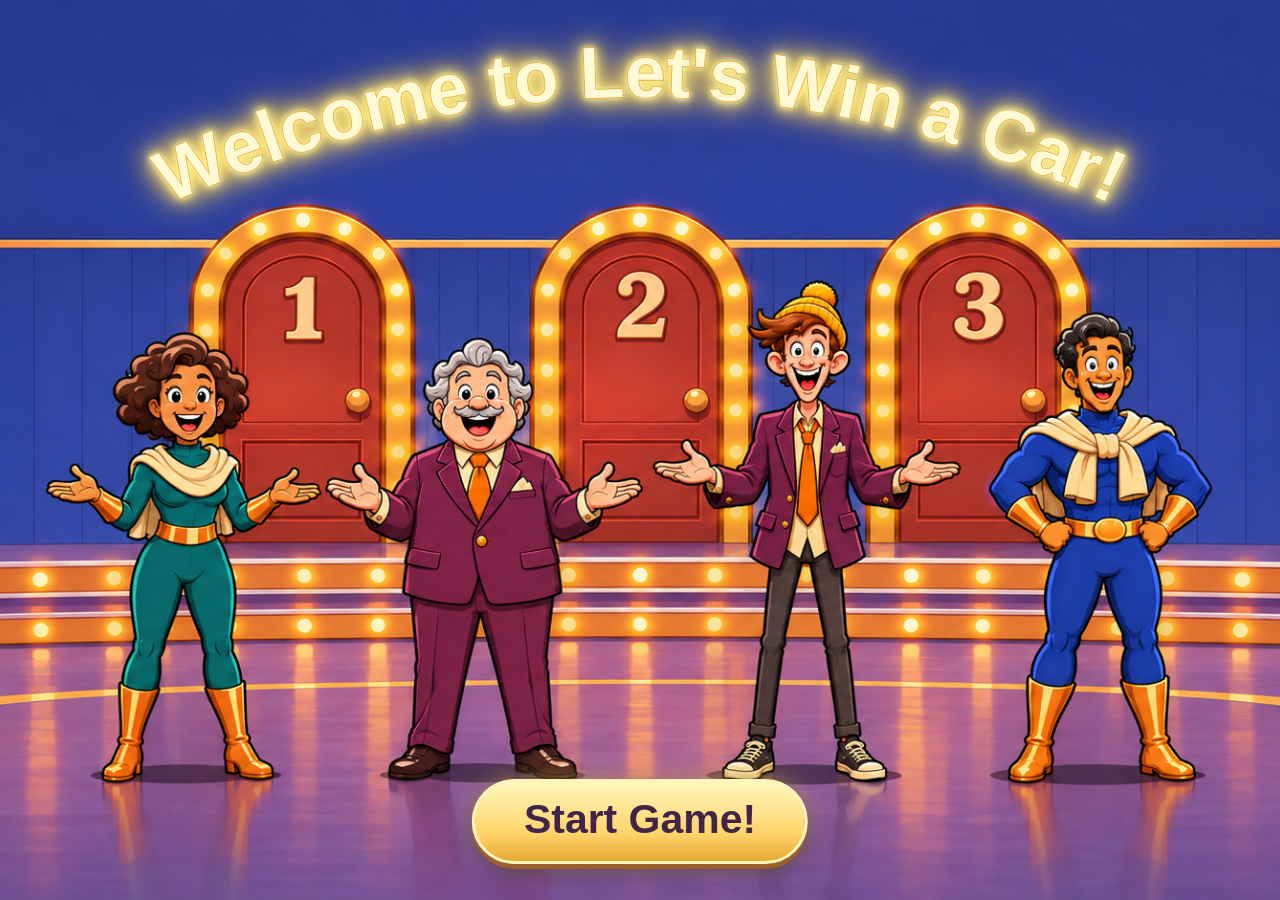
<file: index.html>
<!doctype html>
<html lang="en">
<head>
  <meta charset="utf-8">
  <meta name="viewport" content="width=device-width,initial-scale=1">
  <meta name="theme-color" content="#213776">
  <title>Welcome to Let's Win a Car!</title>
  <link rel="stylesheet" href="landing.css?v=6">
</head>
<body>
  <main class="welcome">
    <img class="welcome-art" src="assets/concepts/welcome-cast-v1.png" alt="Monty, Haunty, and both superhero contestants smiling in front of three closed prize doors">
    <h1 aria-label="Welcome to Let's Win a Car!">
      <svg viewBox="0 0 1600 350" aria-hidden="true">
        <defs><path id="welcome-arc" d="M 70 310 Q 800 -100 1530 310"/></defs>
        <text><textPath href="#welcome-arc" startOffset="50%" text-anchor="middle">Welcome to Let's Win a Car!</textPath></text>
      </svg>
    </h1>
    <button id="start-game" type="button">Start Game!</button>
    <noscript><p class="launch-help">Please enable JavaScript to view the four games.</p></noscript>
  </main>
  <main id="game-overview" class="game-overview" hidden aria-label="All four game versions">
    <aside class="overview-copy">
      <p>Four different versions of the Let's Win a Car game featuring two different contestants and two different game show hosts. Watch their behavior closely as they play the game over and over. Is it better to switch doors or stay with the one you've got?</p>
      <p>The buttons below will enlarge one version of the game and explain what's going on. You can use the back button to return to this page.</p>
      <nav id="game-links" class="game-links" aria-label="Choose a game"></nav>
    </aside>
    <section id="game-grid" class="game-grid" aria-label="Live games"></section>
  </main>
  <script type="module" src="landing.mjs?v=14"></script>
</body>
</html>
</file>
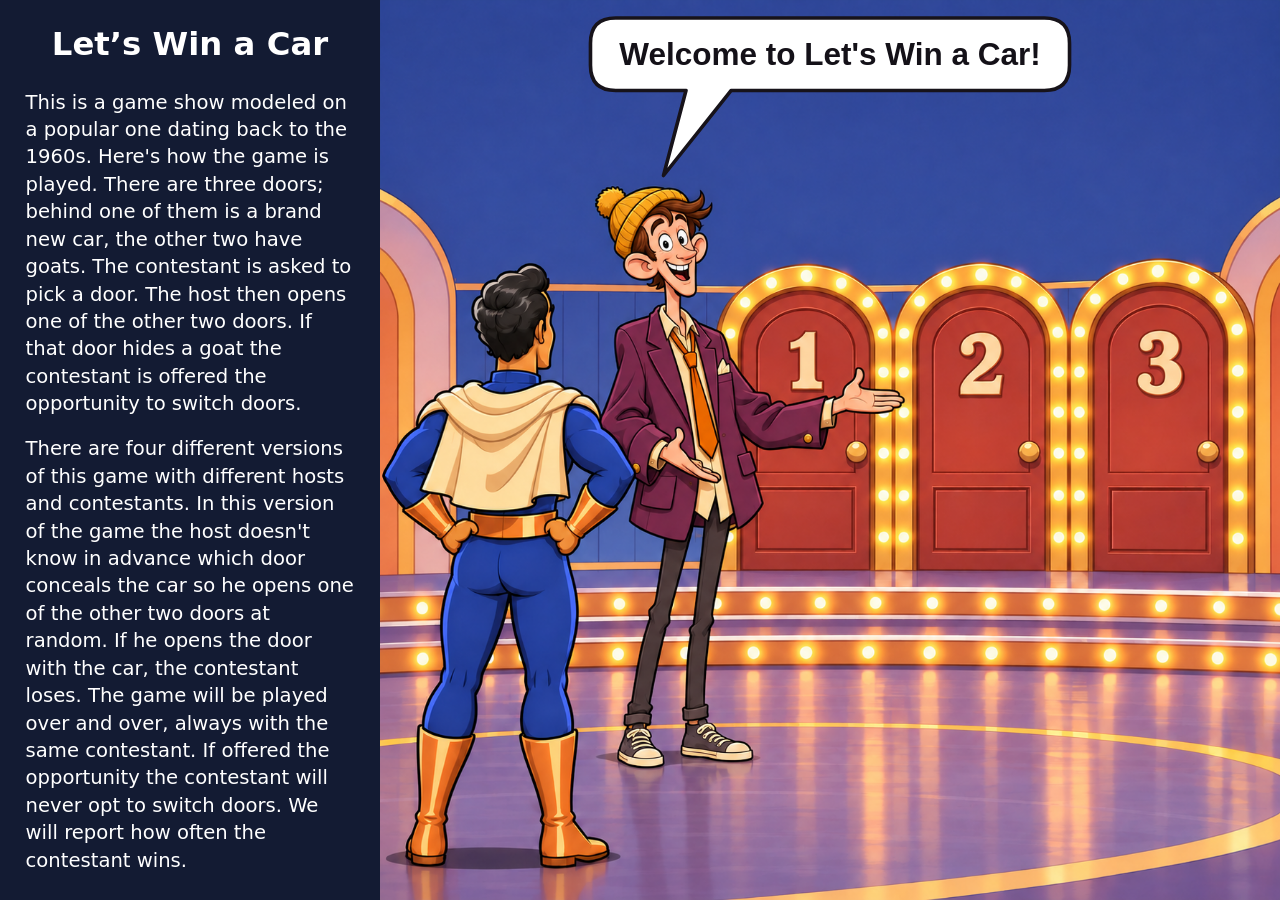
<file: Haunty/NoSwitch/index.html>
<!doctype html>
<html lang="en">
<head>
  <base href="../../">
  <meta charset="utf-8">
  <meta name="viewport" content="width=device-width,initial-scale=1">
  <title>Haunty Mall and Male Contestant</title>
  <link rel="stylesheet" href="preview.css?v=d55a0fef0704">
</head>
<body data-fixed-host="haunty" data-fixed-contestant="male">
  <main class="scene" aria-label="Game show opening scene">
    <img id="art" alt="Host facing the contestant with three closed prize doors behind him">
    <div id="door-glow" hidden aria-label="Selected door"></div>
    <div id="reveal" hidden>
      <div id="prize-bay" class="prize-bay"><img id="prize" alt=""></div>
      <div id="opened-panel" class="opened-panel"><span id="opened-number"></span><i></i></div>
      <div id="final-door" hidden>
        <div class="prize-bay"><img id="final-prize" alt=""></div>
        <div class="opened-panel"><span id="final-number"></span><i></i></div>
      </div>
      <img id="opening-host" alt="Host holding the opened door">
      <img id="foreground-contestant" alt="" aria-hidden="true">
    </div>
    <div class="balloon" role="status" aria-live="polite">
      <svg viewBox="0 0 1000 1000" aria-hidden="true">
        <path id="bubble" fill="white" stroke="#17131a" stroke-width="4" stroke-linejoin="round"/>
        <g id="thought-trail" fill="white" stroke="#17131a" stroke-width="3"></g>
      </svg>
      <div id="speech"></div>
    </div>
    <section id="scores" hidden aria-label="Results so far">
      <h2>Results so far</h2>
      <p>Games played: <strong id="games-played">0</strong></p>
      <table><tbody>
        <tr><th scope="row">Contestant wins</th><td id="contestant-wins">0</td></tr>
        <tr><th scope="row" id="host-name">Host wins</th><td id="host-wins">0</td></tr>
        <tr><th scope="row">Nobody wins</th><td id="nobody-wins">0</td></tr>
      </tbody></table>
    </section>
  </main>
  <aside>
    <div class="display-copy">
      <h1>Let’s Win a Car</h1>
      <p id="game-intro">This is a game show modeled on a popular one dating back to the 1960s. Here&#x27;s how the game is played. There are three doors; behind one of them is a brand new car, the other two have goats. The contestant is asked to pick a door. The host then opens one of the other two doors. If that door hides a goat the contestant is offered the opportunity to switch doors.</p>
      <p id="variant-description">There are four different versions of this game with different hosts and contestants. In this version of the game the host doesn&#x27;t know in advance which door conceals the car so he opens one of the other two doors at random. If he opens the door with the car, the contestant loses. The game will be played over and over, always with the same contestant. If offered the opportunity the contestant will never opt to switch doors. We will report how often the contestant wins.</p>
    </div>
    <div class="review-controls">
    <p id="display-condition"></p>
    <p>Dialogue and host thoughts preview</p>
    <label>Host <select id="host"><option value="monty">Monty Hall</option><option value="haunty">Haunty Mall</option></select></label>
    <label>Contestant <select id="contestant"><option value="female">Female superhero</option><option value="male">Male superhero</option></select></label>
    <label>Selected door <select id="door"><option value="random">Random</option><option value="1">Door 1</option><option value="2">Door 2</option><option value="3">Door 3</option></select></label>
    <label>Car location <select id="car-door"><option value="random">Random</option><option value="1">Door 1</option><option value="2">Door 2</option><option value="3">Door 3</option></select></label>
    <p id="progress"></p>
    <div class="buttons"><button id="replay">Replay</button><button id="pause">Pause</button><button id="next">Next balloon</button></div>
    <button id="thoughts">Preview host thoughts</button>
    <button id="encore">Preview “Let’s try that again!”</button>
    <button id="selection">Preview contestant selection</button>
    <button id="open-door">Preview door reveal</button>
    <button id="switch-question">Preview switch question</button>
    <button id="final-reveal">Preview final reveal</button>
    <button id="apology">Preview Haunty’s apology</button>
    <p class="note">Three seconds per scene; six seconds for cumulative results. After the reply, the host opens the contestant's final door. If Haunty reveals the car first, his awkward thought is followed by an apology to the losing contestant. The last scene stays visible. No sound.</p>
    </div>
  </aside>
  <script type="module" src="display-runtime.mjs?v=d55a0fef0704"></script>
</body>
</html>
</file>
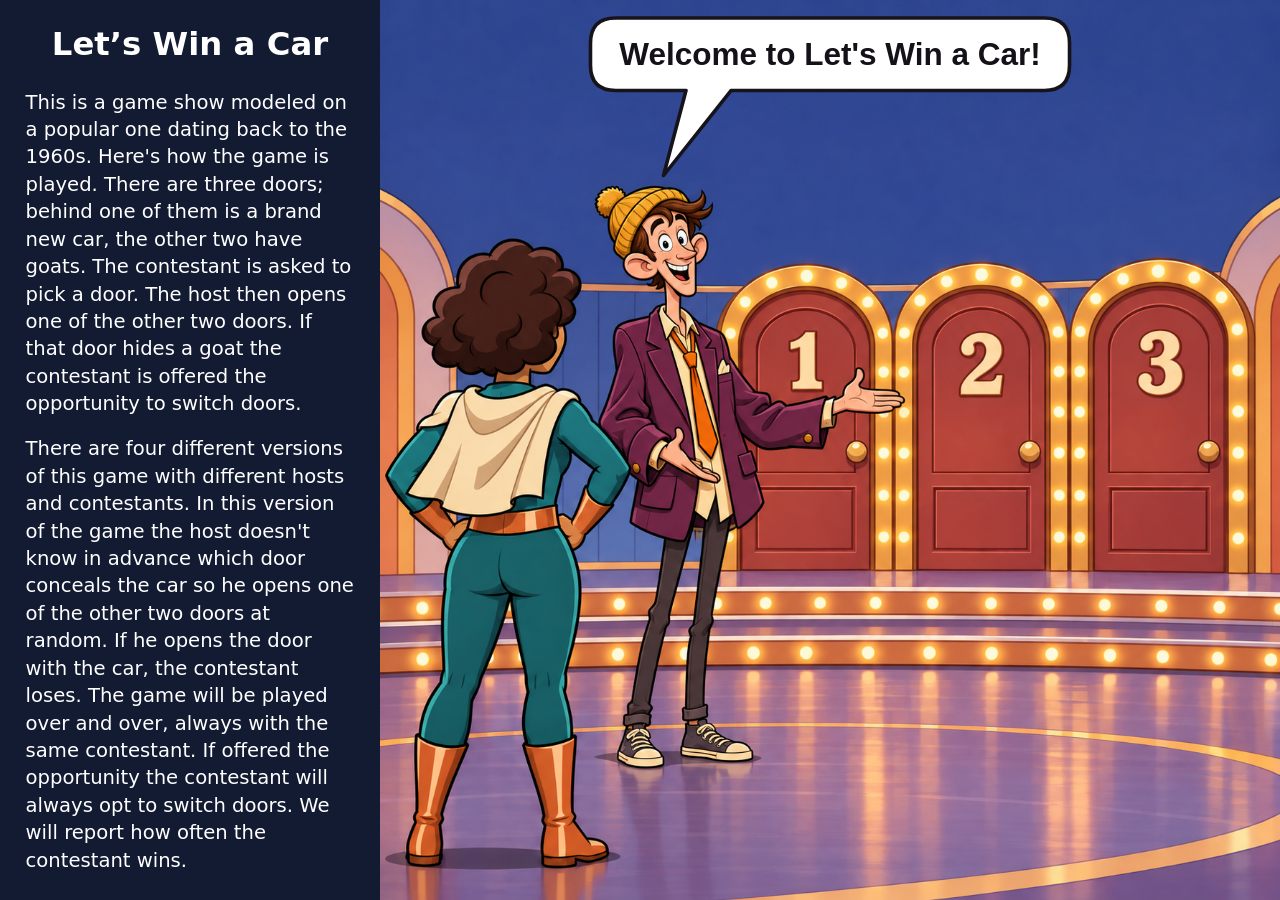
<file: Haunty/Switch/index.html>
<!doctype html>
<html lang="en">
<head>
  <base href="../../">
  <meta charset="utf-8">
  <meta name="viewport" content="width=device-width,initial-scale=1">
  <title>Haunty Mall and Female Contestant</title>
  <link rel="stylesheet" href="preview.css?v=d55a0fef0704">
</head>
<body data-fixed-host="haunty" data-fixed-contestant="female">
  <main class="scene" aria-label="Game show opening scene">
    <img id="art" alt="Host facing the contestant with three closed prize doors behind him">
    <div id="door-glow" hidden aria-label="Selected door"></div>
    <div id="reveal" hidden>
      <div id="prize-bay" class="prize-bay"><img id="prize" alt=""></div>
      <div id="opened-panel" class="opened-panel"><span id="opened-number"></span><i></i></div>
      <div id="final-door" hidden>
        <div class="prize-bay"><img id="final-prize" alt=""></div>
        <div class="opened-panel"><span id="final-number"></span><i></i></div>
      </div>
      <img id="opening-host" alt="Host holding the opened door">
      <img id="foreground-contestant" alt="" aria-hidden="true">
    </div>
    <div class="balloon" role="status" aria-live="polite">
      <svg viewBox="0 0 1000 1000" aria-hidden="true">
        <path id="bubble" fill="white" stroke="#17131a" stroke-width="4" stroke-linejoin="round"/>
        <g id="thought-trail" fill="white" stroke="#17131a" stroke-width="3"></g>
      </svg>
      <div id="speech"></div>
    </div>
    <section id="scores" hidden aria-label="Results so far">
      <h2>Results so far</h2>
      <p>Games played: <strong id="games-played">0</strong></p>
      <table><tbody>
        <tr><th scope="row">Contestant wins</th><td id="contestant-wins">0</td></tr>
        <tr><th scope="row" id="host-name">Host wins</th><td id="host-wins">0</td></tr>
        <tr><th scope="row">Nobody wins</th><td id="nobody-wins">0</td></tr>
      </tbody></table>
    </section>
  </main>
  <aside>
    <div class="display-copy">
      <h1>Let’s Win a Car</h1>
      <p id="game-intro">This is a game show modeled on a popular one dating back to the 1960s. Here&#x27;s how the game is played. There are three doors; behind one of them is a brand new car, the other two have goats. The contestant is asked to pick a door. The host then opens one of the other two doors. If that door hides a goat the contestant is offered the opportunity to switch doors.</p>
      <p id="variant-description">There are four different versions of this game with different hosts and contestants. In this version of the game the host doesn&#x27;t know in advance which door conceals the car so he opens one of the other two doors at random. If he opens the door with the car, the contestant loses. The game will be played over and over, always with the same contestant. If offered the opportunity the contestant will always opt to switch doors. We will report how often the contestant wins.</p>
    </div>
    <div class="review-controls">
    <p id="display-condition"></p>
    <p>Dialogue and host thoughts preview</p>
    <label>Host <select id="host"><option value="monty">Monty Hall</option><option value="haunty">Haunty Mall</option></select></label>
    <label>Contestant <select id="contestant"><option value="female">Female superhero</option><option value="male">Male superhero</option></select></label>
    <label>Selected door <select id="door"><option value="random">Random</option><option value="1">Door 1</option><option value="2">Door 2</option><option value="3">Door 3</option></select></label>
    <label>Car location <select id="car-door"><option value="random">Random</option><option value="1">Door 1</option><option value="2">Door 2</option><option value="3">Door 3</option></select></label>
    <p id="progress"></p>
    <div class="buttons"><button id="replay">Replay</button><button id="pause">Pause</button><button id="next">Next balloon</button></div>
    <button id="thoughts">Preview host thoughts</button>
    <button id="encore">Preview “Let’s try that again!”</button>
    <button id="selection">Preview contestant selection</button>
    <button id="open-door">Preview door reveal</button>
    <button id="switch-question">Preview switch question</button>
    <button id="final-reveal">Preview final reveal</button>
    <button id="apology">Preview Haunty’s apology</button>
    <p class="note">Three seconds per scene; six seconds for cumulative results. After the reply, the host opens the contestant's final door. If Haunty reveals the car first, his awkward thought is followed by an apology to the losing contestant. The last scene stays visible. No sound.</p>
    </div>
  </aside>
  <script type="module" src="display-runtime.mjs?v=d55a0fef0704"></script>
</body>
</html>
</file>
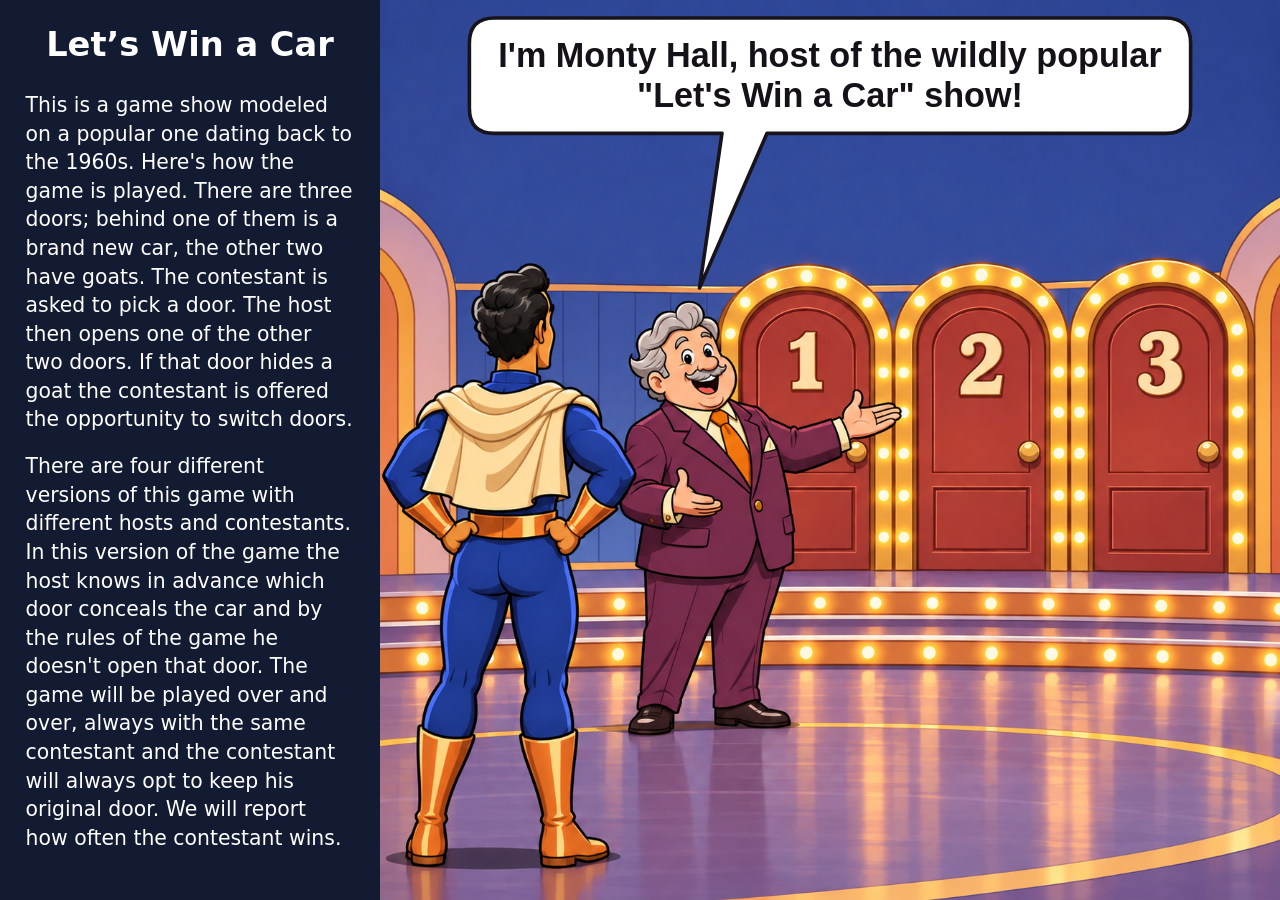
<file: Monty/NoSwitch/index.html>
<!doctype html>
<html lang="en">
<head>
  <base href="../../">
  <meta charset="utf-8">
  <meta name="viewport" content="width=device-width,initial-scale=1">
  <title>Monty Hall and Male Contestant</title>
  <link rel="stylesheet" href="preview.css?v=d55a0fef0704">
</head>
<body data-fixed-host="monty" data-fixed-contestant="male">
  <main class="scene" aria-label="Game show opening scene">
    <img id="art" alt="Host facing the contestant with three closed prize doors behind him">
    <div id="door-glow" hidden aria-label="Selected door"></div>
    <div id="reveal" hidden>
      <div id="prize-bay" class="prize-bay"><img id="prize" alt=""></div>
      <div id="opened-panel" class="opened-panel"><span id="opened-number"></span><i></i></div>
      <div id="final-door" hidden>
        <div class="prize-bay"><img id="final-prize" alt=""></div>
        <div class="opened-panel"><span id="final-number"></span><i></i></div>
      </div>
      <img id="opening-host" alt="Host holding the opened door">
      <img id="foreground-contestant" alt="" aria-hidden="true">
    </div>
    <div class="balloon" role="status" aria-live="polite">
      <svg viewBox="0 0 1000 1000" aria-hidden="true">
        <path id="bubble" fill="white" stroke="#17131a" stroke-width="4" stroke-linejoin="round"/>
        <g id="thought-trail" fill="white" stroke="#17131a" stroke-width="3"></g>
      </svg>
      <div id="speech"></div>
    </div>
    <section id="scores" hidden aria-label="Results so far">
      <h2>Results so far</h2>
      <p>Games played: <strong id="games-played">0</strong></p>
      <table><tbody>
        <tr><th scope="row">Contestant wins</th><td id="contestant-wins">0</td></tr>
        <tr><th scope="row" id="host-name">Host wins</th><td id="host-wins">0</td></tr>
        <tr><th scope="row">Nobody wins</th><td id="nobody-wins">0</td></tr>
      </tbody></table>
    </section>
  </main>
  <aside>
    <div class="display-copy">
      <h1>Let’s Win a Car</h1>
      <p id="game-intro">This is a game show modeled on a popular one dating back to the 1960s. Here&#x27;s how the game is played. There are three doors; behind one of them is a brand new car, the other two have goats. The contestant is asked to pick a door. The host then opens one of the other two doors. If that door hides a goat the contestant is offered the opportunity to switch doors.</p>
      <p id="variant-description">There are four different versions of this game with different hosts and contestants. In this version of the game the host knows in advance which door conceals the car and by the rules of the game he doesn&#x27;t open that door. The game will be played over and over, always with the same contestant and the contestant will always opt to keep his original door. We will report how often the contestant wins.</p>
    </div>
    <div class="review-controls">
    <p id="display-condition"></p>
    <p>Dialogue and host thoughts preview</p>
    <label>Host <select id="host"><option value="monty">Monty Hall</option><option value="haunty">Haunty Mall</option></select></label>
    <label>Contestant <select id="contestant"><option value="female">Female superhero</option><option value="male">Male superhero</option></select></label>
    <label>Selected door <select id="door"><option value="random">Random</option><option value="1">Door 1</option><option value="2">Door 2</option><option value="3">Door 3</option></select></label>
    <label>Car location <select id="car-door"><option value="random">Random</option><option value="1">Door 1</option><option value="2">Door 2</option><option value="3">Door 3</option></select></label>
    <p id="progress"></p>
    <div class="buttons"><button id="replay">Replay</button><button id="pause">Pause</button><button id="next">Next balloon</button></div>
    <button id="thoughts">Preview host thoughts</button>
    <button id="encore">Preview “Let’s try that again!”</button>
    <button id="selection">Preview contestant selection</button>
    <button id="open-door">Preview door reveal</button>
    <button id="switch-question">Preview switch question</button>
    <button id="final-reveal">Preview final reveal</button>
    <button id="apology">Preview Haunty’s apology</button>
    <p class="note">Three seconds per scene; six seconds for cumulative results. After the reply, the host opens the contestant's final door. If Haunty reveals the car first, his awkward thought is followed by an apology to the losing contestant. The last scene stays visible. No sound.</p>
    </div>
  </aside>
  <script type="module" src="display-runtime.mjs?v=d55a0fef0704"></script>
</body>
</html>
</file>
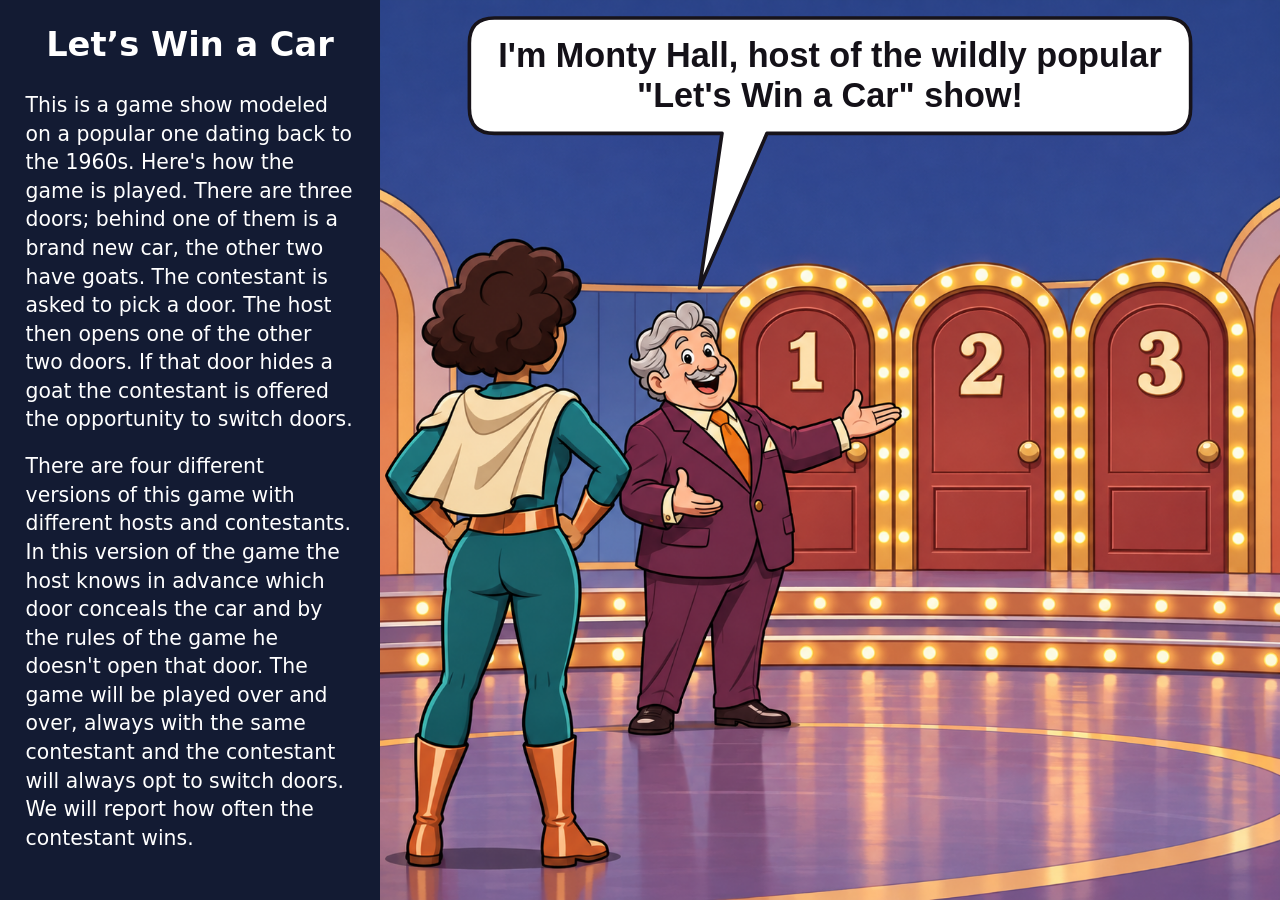
<file: Monty/Switch/index.html>
<!doctype html>
<html lang="en">
<head>
  <base href="../../">
  <meta charset="utf-8">
  <meta name="viewport" content="width=device-width,initial-scale=1">
  <title>Monty Hall and Female Contestant</title>
  <link rel="stylesheet" href="preview.css?v=d55a0fef0704">
</head>
<body data-fixed-host="monty" data-fixed-contestant="female">
  <main class="scene" aria-label="Game show opening scene">
    <img id="art" alt="Host facing the contestant with three closed prize doors behind him">
    <div id="door-glow" hidden aria-label="Selected door"></div>
    <div id="reveal" hidden>
      <div id="prize-bay" class="prize-bay"><img id="prize" alt=""></div>
      <div id="opened-panel" class="opened-panel"><span id="opened-number"></span><i></i></div>
      <div id="final-door" hidden>
        <div class="prize-bay"><img id="final-prize" alt=""></div>
        <div class="opened-panel"><span id="final-number"></span><i></i></div>
      </div>
      <img id="opening-host" alt="Host holding the opened door">
      <img id="foreground-contestant" alt="" aria-hidden="true">
    </div>
    <div class="balloon" role="status" aria-live="polite">
      <svg viewBox="0 0 1000 1000" aria-hidden="true">
        <path id="bubble" fill="white" stroke="#17131a" stroke-width="4" stroke-linejoin="round"/>
        <g id="thought-trail" fill="white" stroke="#17131a" stroke-width="3"></g>
      </svg>
      <div id="speech"></div>
    </div>
    <section id="scores" hidden aria-label="Results so far">
      <h2>Results so far</h2>
      <p>Games played: <strong id="games-played">0</strong></p>
      <table><tbody>
        <tr><th scope="row">Contestant wins</th><td id="contestant-wins">0</td></tr>
        <tr><th scope="row" id="host-name">Host wins</th><td id="host-wins">0</td></tr>
        <tr><th scope="row">Nobody wins</th><td id="nobody-wins">0</td></tr>
      </tbody></table>
    </section>
  </main>
  <aside>
    <div class="display-copy">
      <h1>Let’s Win a Car</h1>
      <p id="game-intro">This is a game show modeled on a popular one dating back to the 1960s. Here&#x27;s how the game is played. There are three doors; behind one of them is a brand new car, the other two have goats. The contestant is asked to pick a door. The host then opens one of the other two doors. If that door hides a goat the contestant is offered the opportunity to switch doors.</p>
      <p id="variant-description">There are four different versions of this game with different hosts and contestants. In this version of the game the host knows in advance which door conceals the car and by the rules of the game he doesn&#x27;t open that door. The game will be played over and over, always with the same contestant and the contestant will always opt to switch doors. We will report how often the contestant wins.</p>
    </div>
    <div class="review-controls">
    <p id="display-condition"></p>
    <p>Dialogue and host thoughts preview</p>
    <label>Host <select id="host"><option value="monty">Monty Hall</option><option value="haunty">Haunty Mall</option></select></label>
    <label>Contestant <select id="contestant"><option value="female">Female superhero</option><option value="male">Male superhero</option></select></label>
    <label>Selected door <select id="door"><option value="random">Random</option><option value="1">Door 1</option><option value="2">Door 2</option><option value="3">Door 3</option></select></label>
    <label>Car location <select id="car-door"><option value="random">Random</option><option value="1">Door 1</option><option value="2">Door 2</option><option value="3">Door 3</option></select></label>
    <p id="progress"></p>
    <div class="buttons"><button id="replay">Replay</button><button id="pause">Pause</button><button id="next">Next balloon</button></div>
    <button id="thoughts">Preview host thoughts</button>
    <button id="encore">Preview “Let’s try that again!”</button>
    <button id="selection">Preview contestant selection</button>
    <button id="open-door">Preview door reveal</button>
    <button id="switch-question">Preview switch question</button>
    <button id="final-reveal">Preview final reveal</button>
    <button id="apology">Preview Haunty’s apology</button>
    <p class="note">Three seconds per scene; six seconds for cumulative results. After the reply, the host opens the contestant's final door. If Haunty reveals the car first, his awkward thought is followed by an apology to the losing contestant. The last scene stays visible. No sound.</p>
    </div>
  </aside>
  <script type="module" src="display-runtime.mjs?v=d55a0fef0704"></script>
</body>
</html>
</file>
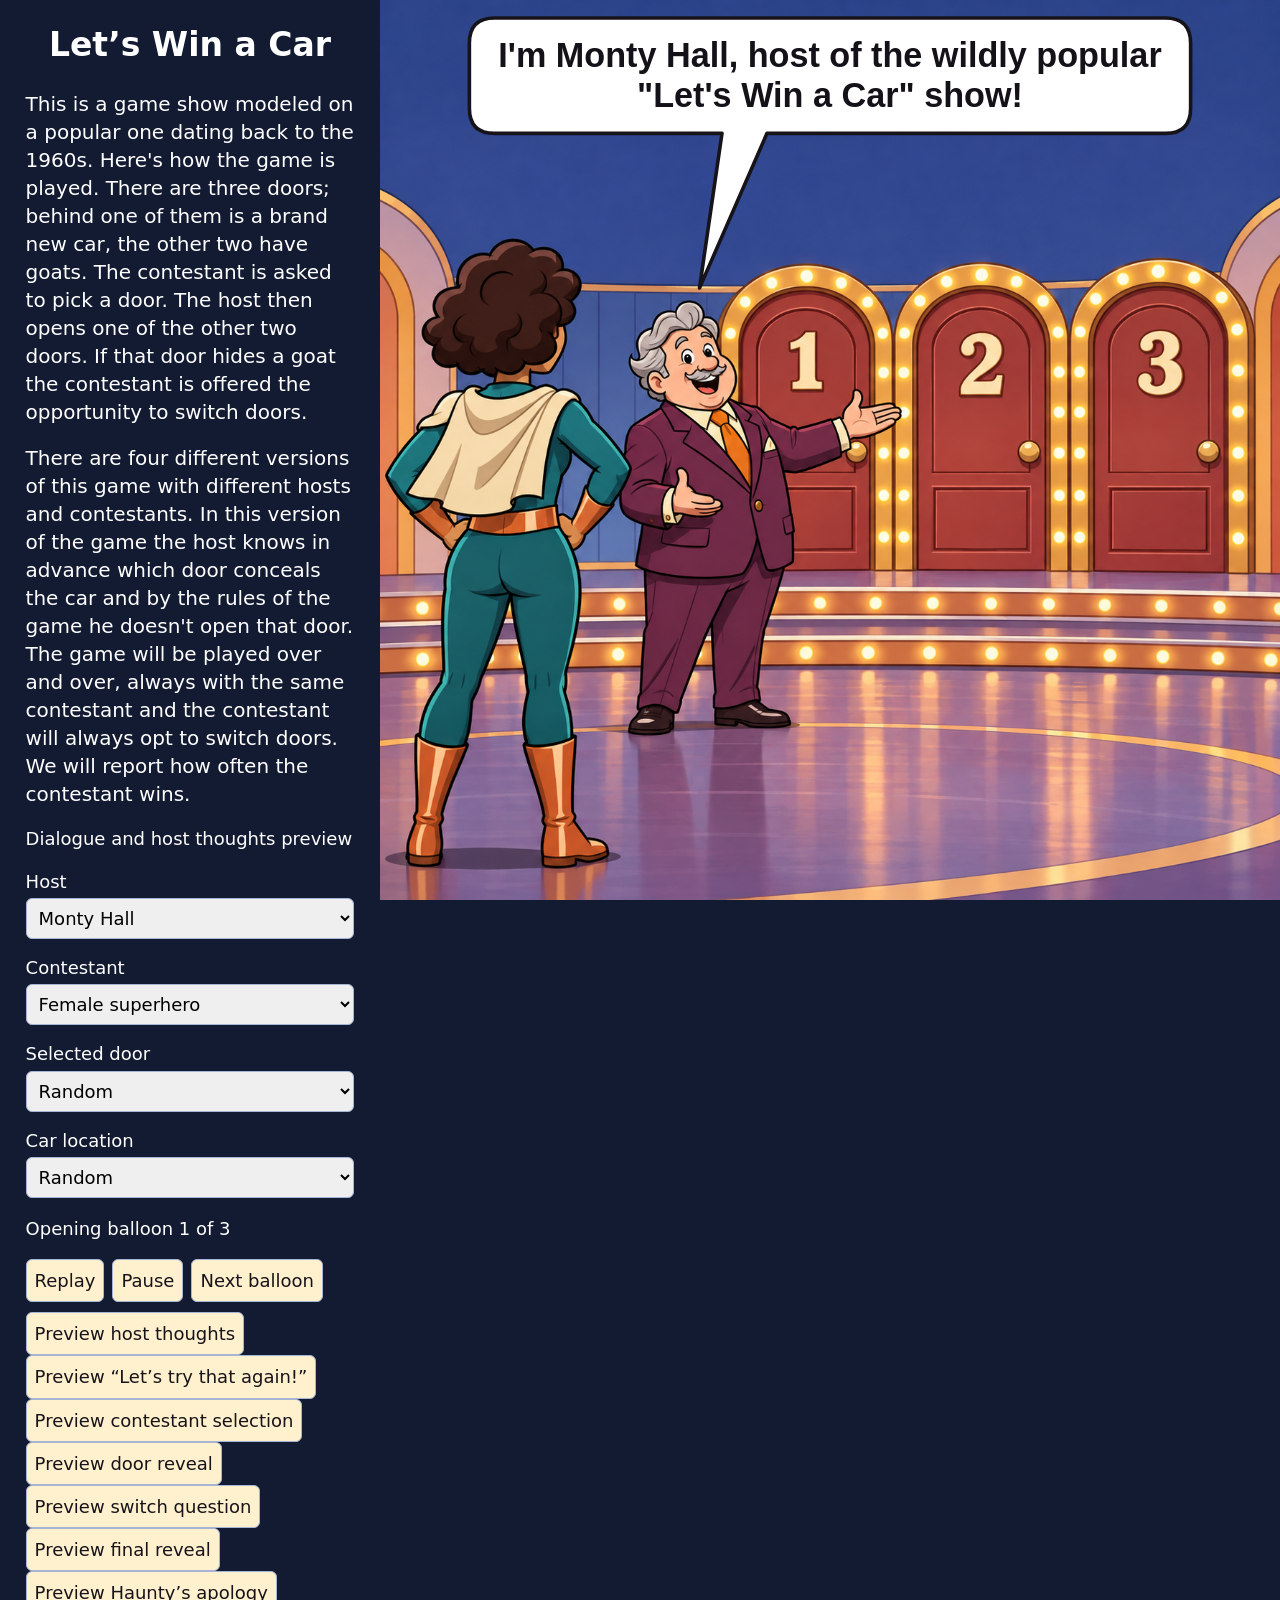
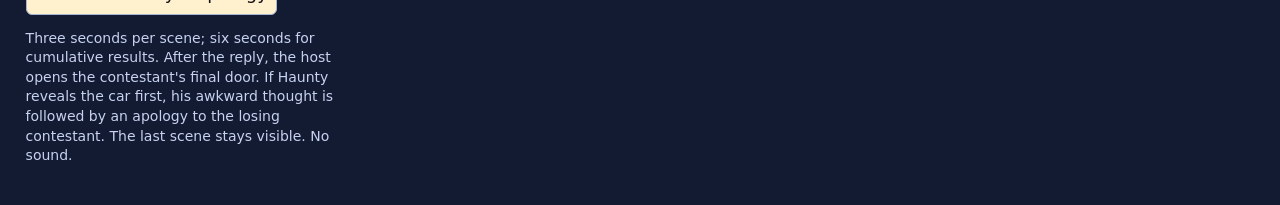
<file: review.html>
<!doctype html>
<html lang="en">
<head>
  <meta charset="utf-8">
  <meta name="viewport" content="width=device-width,initial-scale=1">
  <title>Let's Win a Car — opening dialogue</title>
  <link rel="stylesheet" href="preview.css">
</head>
<body>
  <main class="scene" aria-label="Game show opening scene">
    <img id="art" alt="Host facing the contestant with three closed prize doors behind him">
    <div id="door-glow" hidden aria-label="Selected door"></div>
    <div id="reveal" hidden>
      <div id="prize-bay" class="prize-bay"><img id="prize" alt=""></div>
      <div id="opened-panel" class="opened-panel"><span id="opened-number"></span><i></i></div>
      <div id="final-door" hidden>
        <div class="prize-bay"><img id="final-prize" alt=""></div>
        <div class="opened-panel"><span id="final-number"></span><i></i></div>
      </div>
      <img id="opening-host" alt="Host holding the opened door">
      <img id="foreground-contestant" alt="" aria-hidden="true">
    </div>
    <div class="balloon" role="status" aria-live="polite">
      <svg viewBox="0 0 1000 1000" aria-hidden="true">
        <path id="bubble" fill="white" stroke="#17131a" stroke-width="4" stroke-linejoin="round"/>
        <g id="thought-trail" fill="white" stroke="#17131a" stroke-width="3"></g>
      </svg>
      <div id="speech"></div>
    </div>
    <section id="scores" hidden aria-label="Results so far">
      <h2>Results so far</h2>
      <p>Games played: <strong id="games-played">0</strong></p>
      <table><tbody>
        <tr><th scope="row">Contestant wins</th><td id="contestant-wins">0</td></tr>
        <tr><th scope="row" id="host-name">Host wins</th><td id="host-wins">0</td></tr>
        <tr><th scope="row">Nobody wins</th><td id="nobody-wins">0</td></tr>
      </tbody></table>
    </section>
  </main>
  <aside>
    <div class="display-copy">
      <h1>Let’s Win a Car</h1>
      <p id="game-intro"></p>
      <p id="variant-description"></p>
    </div>
    <div class="review-controls">
    <p id="display-condition"></p>
    <p>Dialogue and host thoughts preview</p>
    <label>Host <select id="host"><option value="monty">Monty Hall</option><option value="haunty">Haunty Mall</option></select></label>
    <label>Contestant <select id="contestant"><option value="female">Female superhero</option><option value="male">Male superhero</option></select></label>
    <label>Selected door <select id="door"><option value="random">Random</option><option value="1">Door 1</option><option value="2">Door 2</option><option value="3">Door 3</option></select></label>
    <label>Car location <select id="car-door"><option value="random">Random</option><option value="1">Door 1</option><option value="2">Door 2</option><option value="3">Door 3</option></select></label>
    <p id="progress"></p>
    <div class="buttons"><button id="replay">Replay</button><button id="pause">Pause</button><button id="next">Next balloon</button></div>
    <button id="thoughts">Preview host thoughts</button>
    <button id="encore">Preview “Let’s try that again!”</button>
    <button id="selection">Preview contestant selection</button>
    <button id="open-door">Preview door reveal</button>
    <button id="switch-question">Preview switch question</button>
    <button id="final-reveal">Preview final reveal</button>
    <button id="apology">Preview Haunty’s apology</button>
    <p class="note">Three seconds per scene; six seconds for cumulative results. After the reply, the host opens the contestant's final door. If Haunty reveals the car first, his awkward thought is followed by an apology to the losing contestant. The last scene stays visible. No sound.</p>
    </div>
  </aside>
  <script type="module" src="preview.js"></script>
</body>
</html>
</file>
<file: landing.css>
* { box-sizing: border-box; }
html, body { margin: 0; width: 100%; height: 100%; }
body { background: #263e7e; color: #fff4ca; font-family: Arial, sans-serif; }
.welcome { position: relative; width: 100%; height: 100dvh; min-height: 320px; overflow: hidden; isolation: isolate; }
.welcome-art { position: absolute; inset: 0; width: 100%; height: 100%; object-fit: cover; object-position: center; z-index: -1; }
h1 { position: absolute; inset: 0 0 auto; height: 34%; margin: 0; }
h1 svg { display: block; width: 100%; height: 100%; overflow: visible; }
h1 text { font: 900 91px Arial, sans-serif; fill: #fff9d6; stroke: #e7ad37; stroke-width: 2px; paint-order: stroke fill; filter: drop-shadow(0 0 4px #fff7aa) drop-shadow(0 0 10px #ffeb78) drop-shadow(0 0 20px #ffce45); }
#start-game { position: absolute; bottom: max(4%, env(safe-area-inset-bottom)); left: 50%; transform: translateX(-50%); border: 3px solid #fff5ba; border-radius: 999px; padding: .32em 1.2em .4em; color: #42244a; background: linear-gradient(#fff6bd, #ffd46a 65%, #e5a934); font: 900 clamp(26px, 3.2vw, 48px)/1.2 Arial, sans-serif; white-space: nowrap; box-shadow: 0 5px 0 #9c602a, 0 8px 22px #19163088, 0 0 24px #ffd65c88; cursor: pointer; }
#start-game:hover { background: linear-gradient(#fffbe0, #ffe28c 65%, #f2bd4a); box-shadow: 0 5px 0 #9c602a, 0 8px 22px #19163088, 0 0 34px #ffe58ccc; }
#start-game:active { margin-bottom: -3px; box-shadow: 0 2px 0 #9c602a, 0 0 24px #ffd65c88; }
#start-game:focus-visible, .game-links a:focus-visible { outline: 4px solid white; outline-offset: 7px; }
.launch-help { position: absolute; bottom: 19%; left: 50%; transform: translateX(-50%); width: min(90%, 650px); padding: 18px 24px; border: 2px solid #f1cc74; border-radius: 16px; background: #142044f5; color: #fff6db; font-size: clamp(16px, 1.3vw, 20px); text-align: center; box-shadow: 0 8px 30px #0006; }
.launch-help p { margin: 0; }
.launch-help nav { display: flex; flex-wrap: wrap; justify-content: center; gap: 12px 20px; margin-top: 12px; }
.launch-help a { color: #ffe28c; font-weight: bold; }
[hidden] { display: none !important; }
@media (max-aspect-ratio: 1/1) {
  .welcome { background: linear-gradient(#283f7e 15%, #314988 50%, #6d4b78 78%, #32274d); }
  .welcome-art { object-fit: contain; }
  h1 { top: 6%; height: 27%; }
  #start-game { bottom: max(8%, env(safe-area-inset-bottom)); font-size: clamp(30px, 6vw, 48px); }
  .launch-help { bottom: 24%; }
}

/* The full grid has the same square footprint as one full-size game. */
.game-overview { display: flex; width: 100%; min-height: 100dvh; background: #131b33; }
.game-grid { flex: none; width: min(100vw, 100dvh); height: min(100vw, 100dvh); display: grid; grid-template-columns: repeat(2, minmax(0, 1fr)); grid-template-rows: repeat(2, minmax(0, 1fr)); }
.game-grid iframe { display: block; width: 100%; height: 100%; min-width: 0; min-height: 0; border: 5px solid #fff4ca; }
.game-grid iframe.enlarged { position: fixed; inset: 0; z-index: 10; width: 100vw; height: 100dvh; border: 0; background: #131b33; }
.overview-copy { flex: 1; min-width: 0; align-self: center; padding: clamp(16px, 3vw, 48px); font-size: clamp(18px, 2.2vw, 36px); line-height: 1.5; }
.overview-copy > p { margin: 0; }
.overview-copy > p + p { margin-top: 1em; }
.overview-copy .launch-help { position: static; transform: none; width: 100%; margin-top: 24px; padding: 16px; }
@media (max-aspect-ratio: 1/1) {
  .game-overview { flex-direction: column; }
  .overview-copy { width: 100%; display: flex; flex-direction: column; justify-content: center; font-size: clamp(18px, 2.4vh, 30px); }
}

.game-links { display: grid; grid-template-columns: repeat(2, minmax(0, 1fr)); gap: 12px; margin-top: 56px; }
.game-links a { display: flex; align-items: center; justify-content: center; padding: 12px 8px; border: 2px solid #fff5ba; border-radius: 10px; background: #ffdc83; color: #42244a; font-size: clamp(16px, 1.4vw, 23px); font-weight: bold; line-height: 1.3; text-align: center; text-decoration: none; }
.game-links a:hover { background: #fff1bd; }
</file>
<file: preview.css>
* { box-sizing: border-box; }
body { margin: 0; background: #131b33; color: #fff; font: 18px/1.4 system-ui, sans-serif; display: flex; min-height: 100dvh; }
.scene { position: relative; width: min(100vw,100dvh); height: min(100vw,100dvh); flex: none; container-type: inline-size; }
#art { display: block; width: 100%; height: 100%; }
#reveal { position: absolute; inset: 0; pointer-events: none; }
.prize-bay { position: absolute; top: 32.5%; left: var(--door-left); width: 15.2%; height: 31%; border-radius: 50% 50% 0 0 / 24% 24% 0 0; background: radial-gradient(ellipse at 50% 75%,#66657f,#151124 80%); overflow: hidden; box-shadow: inset 0 0 0 2px #38241b; }
.prize-bay img { position: absolute; width: 96%; height: 75%; object-fit: contain; left: 2%; bottom: 2%; }
.opened-panel { position: absolute; left: calc(var(--door-left) - 4.5%); top: 32.5%; width: 5%; height: 31%; background: linear-gradient(90deg,#773029,#b54d3d); border: 2px solid #65271f; border-radius: 40% 20% 0 0 / 16% 7% 0 0; transform: skewY(12deg); box-shadow: -3px 3px 8px #17112466; }
.opened-panel span { position: absolute; top: 16%; width: 100%; text-align: center; color: #ffe8ad; font: bold 5cqw Georgia,serif; }
.opened-panel i { position: absolute; width: 14%; height: 3%; background: #f9cf70; border-radius: 50%; top: 57%; left: 15%; }
#opening-host { position: absolute; left: calc(var(--host-door-left, var(--door-left)) - 29%); top: 25%; width: 35%; height: 56%; object-fit: contain; }
/* Door 1 opens toward the right, with the host holding that outside edge. */
#reveal[data-opened-door="1"] > .opened-panel,
#final-door[data-door="1"] > .opened-panel { left: calc(var(--door-left) + 14.7%); transform: skewY(-12deg); }
#opening-host.opening-right { left: calc(var(--host-door-left, var(--door-left)) + 14%); transform: scaleX(-1); }
#opening-host.asking { left: 28%; top: 27%; width: 30%; height: 55%; }
#foreground-contestant { position: absolute; inset: 0; width: 100%; height: 100%; clip-path: polygon(0 27%,18% 26%,23% 29%,23% 37%,21% 42%,25% 45%,28% 52%,25% 58%,23% 61%,22% 78%,26% 91%,26% 97%,3% 97%,1% 92%,3% 80%,3% 64%,0 57%); }
#foreground-contestant[data-reaction="win"] { clip-path: polygon(3% 19%,7% 19%,9% 27%,12% 31%,14% 26%,20% 24%,23% 26%,24% 29%,27% 19%,31% 19%,31% 24%,27% 39%,24% 45%,26% 56%,28% 66%,23% 72%,17% 78%,11% 77%,9% 71%,5% 69%,3% 64%,4% 59%,7% 60%,12% 64%,12% 55%,10% 50%,2% 50%,0 45%,0 40%,7% 40%,5% 31%); }
#foreground-contestant[data-reaction="lose"] { clip-path: polygon(14% 53%,25% 52%,31% 56%,31% 64%,28% 71%,29% 80%,33% 86%,32% 94%,24% 97%,0 97%,0 89%,5% 79%,7% 68%,10% 63%,13% 63%); }
.balloon { position: absolute; inset: 0; pointer-events: none; }
#door-glow { position: absolute; top: 33%; width: 13.5%; height: 30.2%; border-radius: 48% 48% 3% 3% / 22% 22% 2% 2%; border: 3px solid #fff7aa; background: #fff59a20; box-shadow: 0 0 18px 5px #ffeb78, inset 0 0 15px #fff6a0; animation: chosen-door 1.3s ease-in-out infinite alternate; pointer-events: none; }
@keyframes chosen-door { to { box-shadow: 0 0 30px 10px #fff4b0, inset 0 0 25px #fff6a0; background: #fff59a40; } }
@media (prefers-reduced-motion: reduce) { #door-glow { animation: none; } }
#thoughts { margin-top: 10px; }
.balloon svg { position: absolute; inset: 0; width: 100%; height: 100%; }
#speech { position: absolute; display: flex; align-items: center; justify-content: center; text-align: center; color: #141118; font: 800 3.8cqw/1.16 Arial, sans-serif; padding: 0; white-space: pre; }
aside { order: -1; flex: 1; min-width: 0; padding: clamp(12px,2vw,36px); align-self: center; }
.scene[data-host="haunty"] #speech { font-size: 3.5cqw; }
h1 { font-size: clamp(22px,2.5vw,40px); line-height: 1.1; }
.display-copy { font-size: 20px; line-height: 1.4; text-align: left; }
.display-copy h1 { font-size: 1.65em; line-height: 1.15; text-align: center; margin: 0 0 0.8em; }
.display-copy p { margin: 0 0 0.9em; }
.display-copy p:last-child { margin-bottom: 0; }
label { display: block; margin: 16px 0; }
select,button { font: inherit; padding: 8px; border-radius: 6px; border: 1px solid #a7b4d5; }
select { display: block; width: 100%; margin-top: 4px; }
button { cursor: pointer; background: #fff1cd; color: #17131a; }
.buttons { display: flex; flex-wrap: wrap; gap: 8px; }
.note { font-size: 14px; color: #c7d2ef; }
@media (max-aspect-ratio: 1/1) { body { flex-direction: column; } aside { align-self: stretch; padding: 16px 24px; } h1 { margin: 0; } label { display: inline-block; width: 45%; margin: 8px 2% 8px 0; } }
#display-condition:empty { display: none; }
#scores { position: absolute; inset: 0; background: #131b33; padding: 8%; font-size: 4cqw; text-align: center; }
#scores h2 { font-size: 6cqw; }
#scores table { width: 100%; border-collapse: collapse; margin-top: 8%; }
#scores th, #scores td { padding: 4%; border-bottom: 1px solid #8292ba; }
body[data-fixed-host] { height: 100dvh; overflow: hidden; }
body[data-fixed-host] .review-controls { display: none; }
body[data-fixed-host] aside { align-self: stretch; overflow: hidden; }
@media (max-aspect-ratio: 1/1) {
  body[data-fixed-host] aside { flex: none; height: max(0px, calc(100dvh - 100vw)); }
}
</file>
